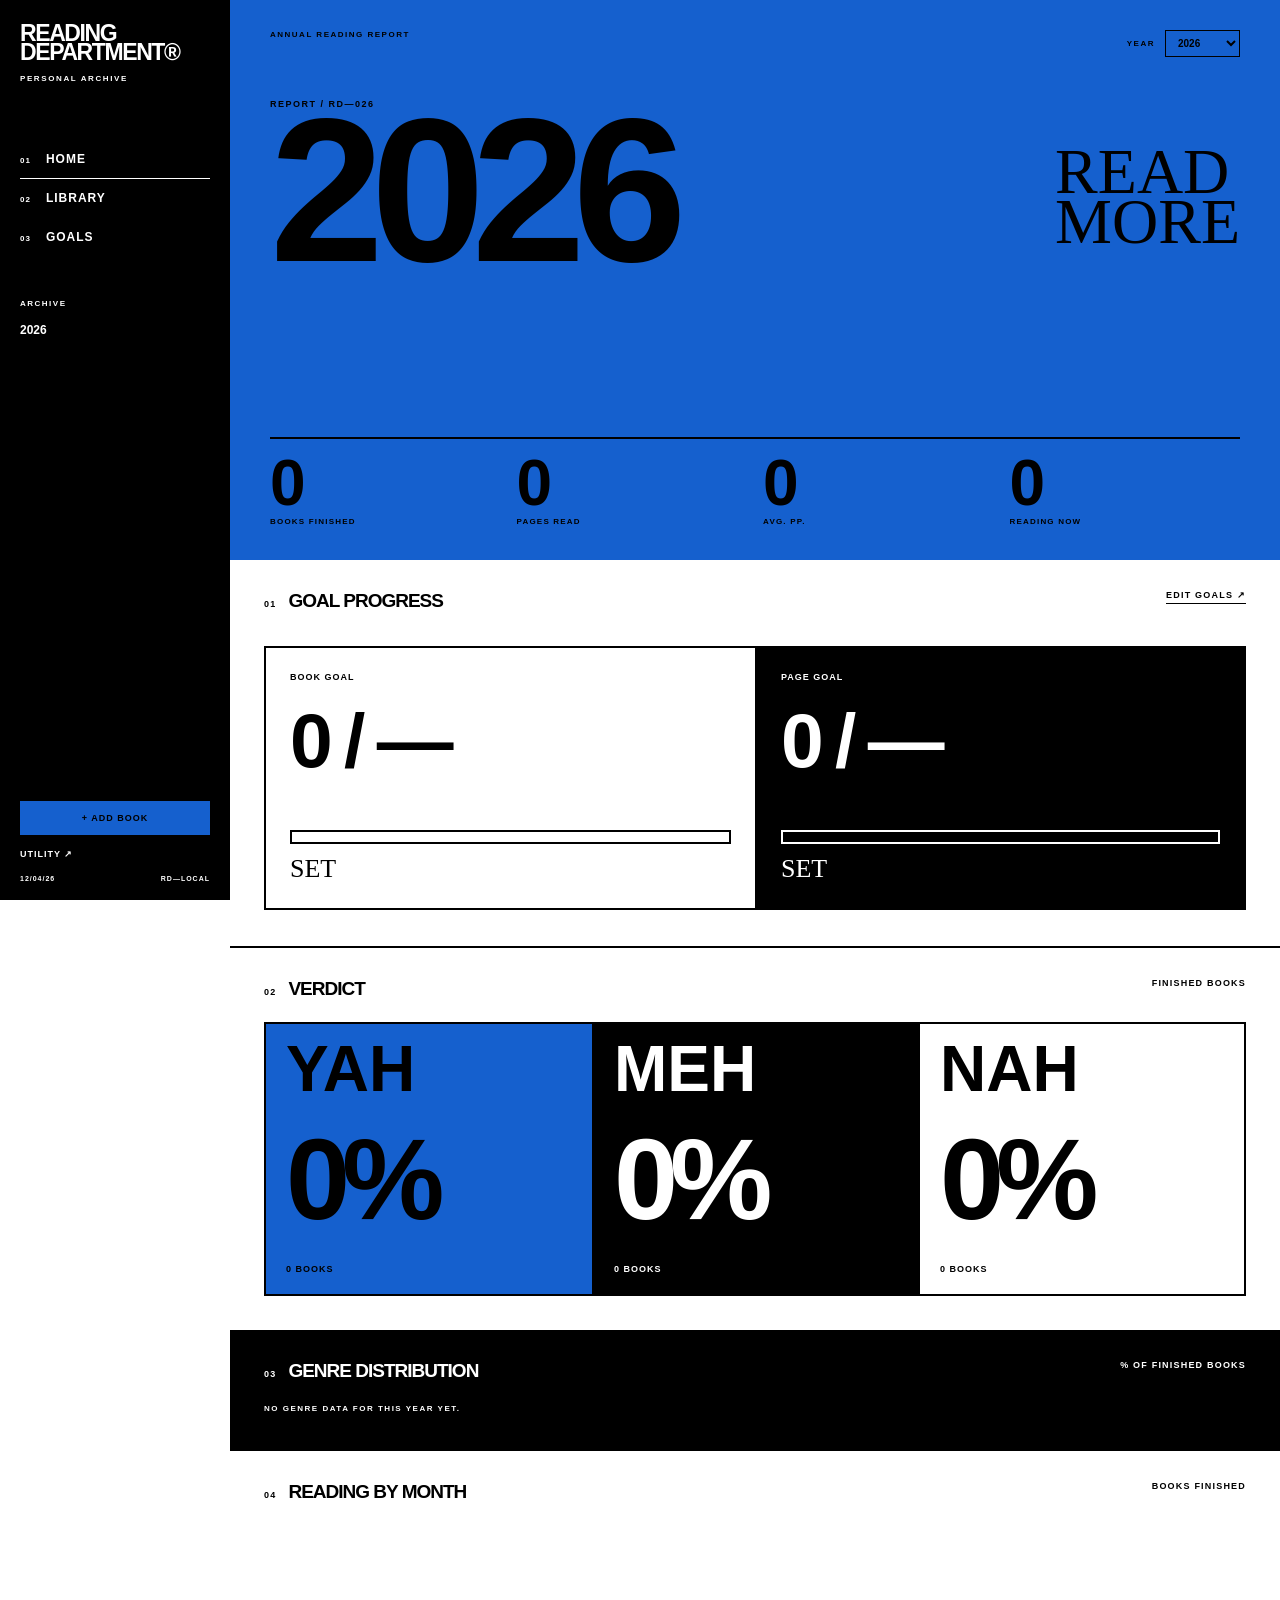
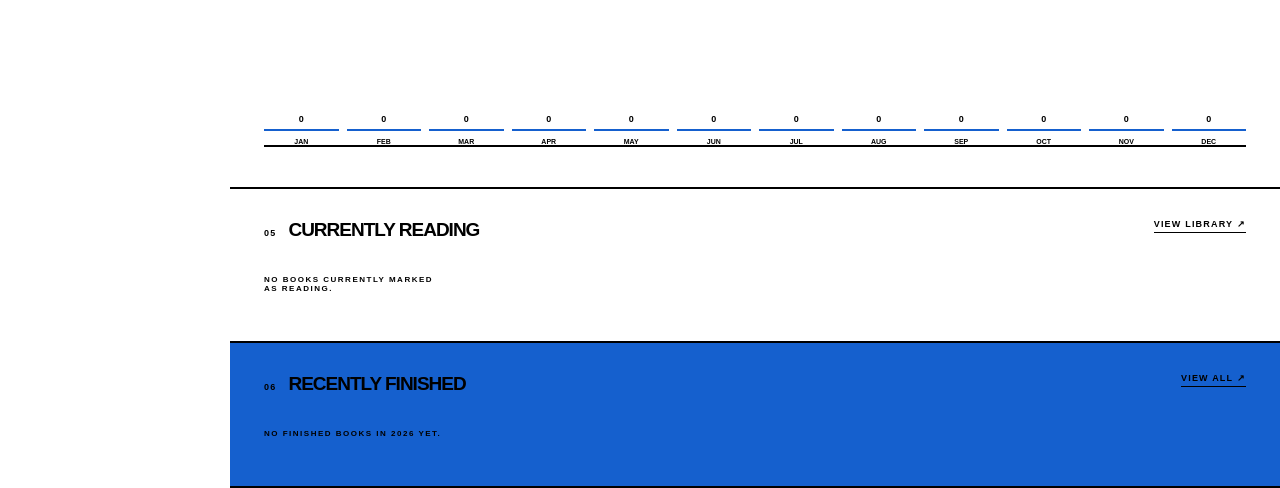
<file: index.html>
<!DOCTYPE html>
<html lang="en">
<head>
  <meta charset="UTF-8">
  <meta name="viewport" content="width=device-width, initial-scale=1.0">
  <title>Reading Department — Dashboard</title>
  <link rel="stylesheet" href="styles.css">
</head>
<body data-page="home">

  <aside class="sidebar">
    <a class="brand" href="index.html" aria-label="Reading Department home">
      <span>READING</span>
      <span>DEPARTMENT&reg;</span>
      <small>PERSONAL ARCHIVE</small>
    </a>

    <nav class="main-nav" aria-label="Primary navigation">
      <a class="nav-link" data-nav="home" href="index.html"><span>01</span> HOME</a>
      <a class="nav-link" data-nav="library" href="library.html"><span>02</span> LIBRARY</a>
      <a class="nav-link" data-nav="goals" href="goals.html"><span>03</span> GOALS</a>
    </nav>

    <div class="sidebar-section">
      <p class="eyebrow">ARCHIVE</p>
      <div id="sidebarYears" class="year-links"></div>
    </div>

    <button class="button button-blue sidebar-add" type="button" data-open-add>+ ADD BOOK</button>
    <button class="utility-link" type="button" data-open-utility>UTILITY ↗</button>

    <div class="sidebar-footer">
      <span id="todayLabel"></span>
      <span>RD—LOCAL</span>
    </div>
  </aside>

  <header class="mobile-header">
    <a class="mobile-brand" href="index.html">RD&reg;</a>
    <button class="button button-blue" type="button" data-open-add>+ BOOK</button>
  </header>

  <nav class="mobile-nav" aria-label="Mobile navigation">
    <a data-nav="home" href="index.html">HOME</a>
    <a data-nav="library" href="library.html">LIBRARY</a>
    <a data-nav="goals" href="goals.html">GOALS</a>
    <button type="button" data-open-utility>UTILITY</button>
  </nav>

  <main class="page-shell">
    <section class="home-hero">
      <div class="hero-utility-row">
        <span>ANNUAL READING REPORT</span>
        <label class="year-select-label">
          <span>YEAR</span>
          <select id="dashboardYear" aria-label="Dashboard year"></select>
        </label>
      </div>

      <div class="hero-main-grid">
        <div>
          <p class="hero-kicker">REPORT / RD—<span id="dashboardYearCode">026</span></p>
          <h1 id="dashboardYearTitle">2026</h1>
        </div>
        <div class="hero-side-mark">READ<br>MORE</div>
      </div>

      <div class="hero-stats">
        <div class="hero-stat"><strong id="statBooks">0</strong><span>BOOKS FINISHED</span></div>
        <div class="hero-stat"><strong id="statPages">0</strong><span>PAGES READ</span></div>
        <div class="hero-stat"><strong id="statAverage">0</strong><span>AVG. PP.</span></div>
        <div class="hero-stat"><strong id="statReading">0</strong><span>READING NOW</span></div>
      </div>
    </section>

    <section class="goal-report section-white">
      <div class="section-topline">
        <div><span>01</span><h2>GOAL PROGRESS</h2></div>
        <a id="editGoalsLink" class="arrow-link" href="goals.html">EDIT GOALS ↗</a>
      </div>

      <div class="goal-report-grid">
        <article class="goal-report-item">
          <div class="goal-report-title">BOOK GOAL</div>
          <div class="goal-report-number" id="bookGoalDisplay">0 / —</div>
          <div class="progress-line"><div id="bookGoalBar"></div></div>
          <div class="goal-report-percent" id="bookGoalPercent">SET</div>
        </article>

        <article class="goal-report-item inverse">
          <div class="goal-report-title">PAGE GOAL</div>
          <div class="goal-report-number" id="pageGoalDisplay">0 / —</div>
          <div class="progress-line"><div id="pageGoalBar"></div></div>
          <div class="goal-report-percent" id="pageGoalPercent">SET</div>
        </article>
      </div>
    </section>

    <section class="verdict-poster">
      <div class="section-topline poster-topline">
        <div><span>02</span><h2>VERDICT</h2></div>
        <span>FINISHED BOOKS</span>
      </div>
      <div id="verdictStats" class="verdict-grid"></div>
    </section>

    <section class="genre-poster">
      <div class="section-topline poster-topline white-line">
        <div><span>03</span><h2>GENRE DISTRIBUTION</h2></div>
        <span>% OF FINISHED BOOKS</span>
      </div>
      <div id="genreStats" class="genre-poster-list"></div>
    </section>

    <section class="month-section section-white">
      <div class="section-topline">
        <div><span>04</span><h2>READING BY MONTH</h2></div>
        <span>BOOKS FINISHED</span>
      </div>
      <div id="monthChart" class="month-chart"></div>
    </section>

    <section class="book-section section-white">
      <div class="section-topline">
        <div><span>05</span><h2>CURRENTLY READING</h2></div>
        <a class="arrow-link" href="library.html?status=reading">VIEW LIBRARY ↗</a>
      </div>
      <div id="currentlyReading" class="book-strip"></div>
    </section>

    <section class="book-section section-blue">
      <div class="section-topline">
        <div><span>06</span><h2>RECENTLY FINISHED</h2></div>
        <a class="arrow-link" href="library.html">VIEW ALL ↗</a>
      </div>
      <div id="recentBooks" class="book-strip"></div>
    </section>
  </main>

  <div id="appLayer"></div>
  <script src="app.js"></script>
</body>
</html>
</file>
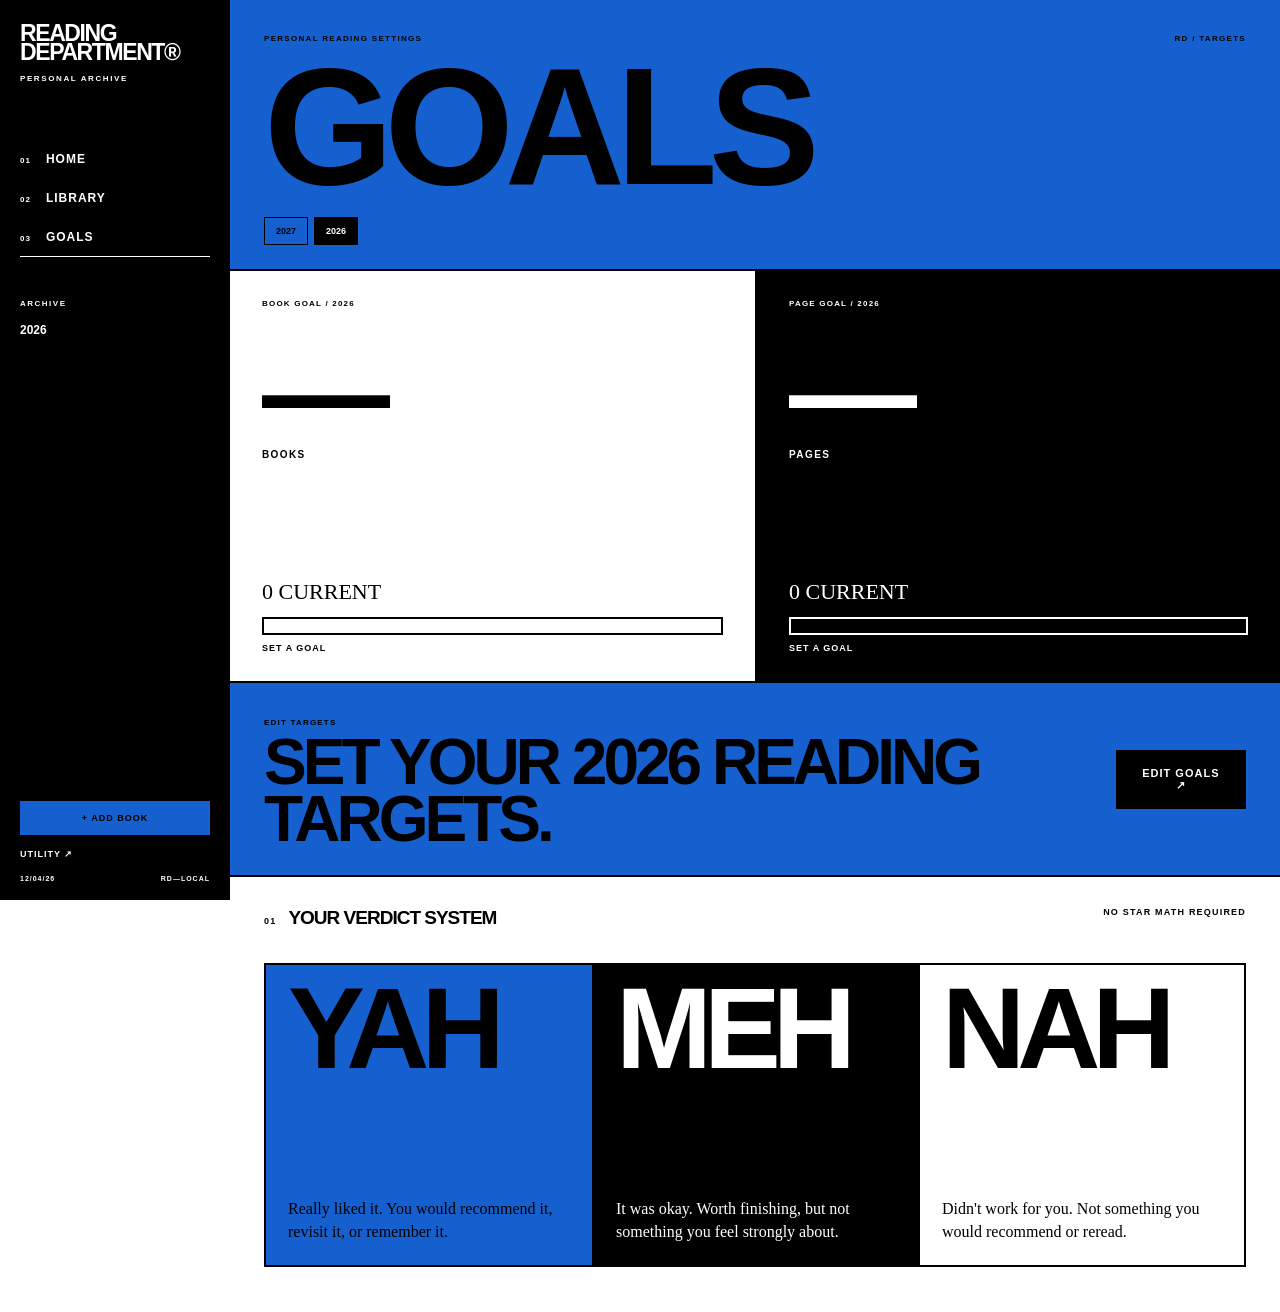
<file: goals.html>
<!DOCTYPE html>
<html lang="en">
<head>
  <meta charset="UTF-8">
  <meta name="viewport" content="width=device-width, initial-scale=1.0">
  <title>Reading Department — Goals</title>
  <link rel="stylesheet" href="styles.css">
</head>
<body data-page="goals">

  <aside class="sidebar">
    <a class="brand" href="index.html" aria-label="Reading Department home">
      <span>READING</span>
      <span>DEPARTMENT&reg;</span>
      <small>PERSONAL ARCHIVE</small>
    </a>

    <nav class="main-nav" aria-label="Primary navigation">
      <a class="nav-link" data-nav="home" href="index.html"><span>01</span> HOME</a>
      <a class="nav-link" data-nav="library" href="library.html"><span>02</span> LIBRARY</a>
      <a class="nav-link" data-nav="goals" href="goals.html"><span>03</span> GOALS</a>
    </nav>

    <div class="sidebar-section">
      <p class="eyebrow">ARCHIVE</p>
      <div id="sidebarYears" class="year-links"></div>
    </div>

    <button class="button button-blue sidebar-add" type="button" data-open-add>+ ADD BOOK</button>
    <button class="utility-link" type="button" data-open-utility>UTILITY ↗</button>

    <div class="sidebar-footer">
      <span id="todayLabel"></span>
      <span>RD—LOCAL</span>
    </div>
  </aside>

  <header class="mobile-header">
    <a class="mobile-brand" href="index.html">RD&reg;</a>
    <button class="button button-blue" type="button" data-open-add>+ BOOK</button>
  </header>

  <nav class="mobile-nav" aria-label="Mobile navigation">
    <a data-nav="home" href="index.html">HOME</a>
    <a data-nav="library" href="library.html">LIBRARY</a>
    <a data-nav="goals" href="goals.html">GOALS</a>
    <button type="button" data-open-utility>UTILITY</button>
  </nav>

  <main class="page-shell">
    <section class="goals-masthead">
      <div class="goals-topline">
        <span>PERSONAL READING SETTINGS</span>
        <span>RD / TARGETS</span>
      </div>

      <h1>GOALS</h1>

      <div id="goalYearTabs" class="year-tabs goals-year-tabs"></div>
    </section>

    <section class="goals-display">
      <article class="goal-poster goal-poster-white">
        <div class="goal-poster-label">
          BOOK GOAL / <span id="goalDisplayYearA">2026</span>
        </div>

        <div class="goal-poster-target">
          <span id="goalTargetBooks">—</span>
          <small>BOOKS</small>
        </div>

        <div class="goal-poster-current">
          <span id="goalCurrentBooks">0</span> CURRENT
        </div>

        <div class="goal-poster-progress">
          <div id="goalBookBar"></div>
        </div>

        <div class="goal-poster-percent" id="goalBookPercent">
          SET A GOAL
        </div>
      </article>

      <article class="goal-poster goal-poster-black">
        <div class="goal-poster-label">
          PAGE GOAL / <span id="goalDisplayYearB">2026</span>
        </div>

        <div class="goal-poster-target">
          <span id="goalTargetPages">—</span>
          <small>PAGES</small>
        </div>

        <div class="goal-poster-current">
          <span id="goalCurrentPages">0</span> CURRENT
        </div>

        <div class="goal-poster-progress">
          <div id="goalPageBar"></div>
        </div>

        <div class="goal-poster-percent" id="goalPagePercent">
          SET A GOAL
        </div>
      </article>
    </section>

    <section class="goal-edit-band">
      <div>
        <span>EDIT TARGETS</span>
        <h2 id="goalEditPrompt">SET YOUR 2026 READING TARGETS.</h2>
      </div>

      <button id="openGoalEditor" class="button button-black large-button" type="button">
        EDIT GOALS ↗
      </button>
    </section>

    <section class="verdict-definition">
      <div class="section-topline">
        <div>
          <span>01</span>
          <h2>YOUR VERDICT SYSTEM</h2>
        </div>

        <span>NO STAR MATH REQUIRED</span>
      </div>

      <div class="verdict-definition-grid">
        <article class="verdict-def yah">
          <strong>YAH</strong>
          <p>Really liked it. You would recommend it, revisit it, or remember it.</p>
        </article>

        <article class="verdict-def meh">
          <strong>MEH</strong>
          <p>It was okay. Worth finishing, but not something you feel strongly about.</p>
        </article>

        <article class="verdict-def nah">
          <strong>NAH</strong>
          <p>Didn't work for you. Not something you would recommend or reread.</p>
        </article>
      </div>
    </section>
  </main>

  <div id="appLayer"></div>
  <script src="app.js"></script>
</body>
</html>
</file>
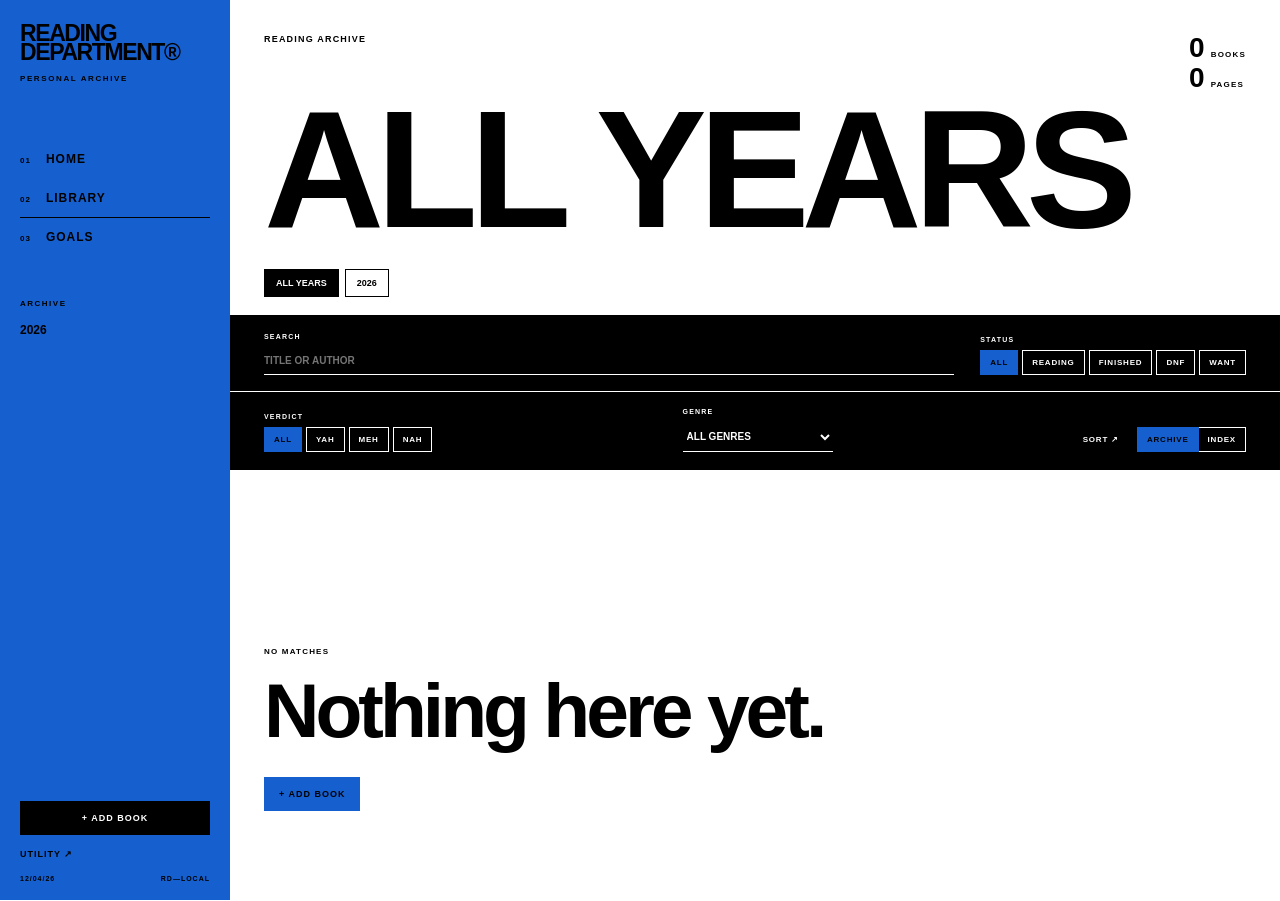
<file: library.html>
<!DOCTYPE html>
<html lang="en">
<head>
  <meta charset="UTF-8">
  <meta name="viewport" content="width=device-width, initial-scale=1.0">
  <title>Reading Department — Library</title>
  <link rel="stylesheet" href="styles.css">
</head>
<body data-page="library">

  <aside class="sidebar sidebar-blue">
    <a class="brand" href="index.html" aria-label="Reading Department home">
      <span>READING</span>
      <span>DEPARTMENT&reg;</span>
      <small>PERSONAL ARCHIVE</small>
    </a>

    <nav class="main-nav" aria-label="Primary navigation">
      <a class="nav-link" data-nav="home" href="index.html"><span>01</span> HOME</a>
      <a class="nav-link" data-nav="library" href="library.html"><span>02</span> LIBRARY</a>
      <a class="nav-link" data-nav="goals" href="goals.html"><span>03</span> GOALS</a>
    </nav>

    <div class="sidebar-section">
      <p class="eyebrow">ARCHIVE</p>
      <div id="sidebarYears" class="year-links"></div>
    </div>

    <button class="button button-black sidebar-add" type="button" data-open-add>+ ADD BOOK</button>
    <button class="utility-link" type="button" data-open-utility>UTILITY ↗</button>

    <div class="sidebar-footer">
      <span id="todayLabel"></span>
      <span>RD—LOCAL</span>
    </div>
  </aside>

  <header class="mobile-header mobile-header-blue">
    <a class="mobile-brand" href="index.html">RD&reg;</a>
    <button class="button button-black" type="button" data-open-add>+ BOOK</button>
  </header>

  <nav class="mobile-nav" aria-label="Mobile navigation">
    <a data-nav="home" href="index.html">HOME</a>
    <a data-nav="library" href="library.html">LIBRARY</a>
    <a data-nav="goals" href="goals.html">GOALS</a>
    <button type="button" data-open-utility>UTILITY</button>
  </nav>

  <main class="page-shell">
    <section class="library-masthead">
      <div class="library-label-row">
        <span>READING ARCHIVE</span>
        <div class="library-summary">
          <strong id="libraryBookCount">0</strong><span>BOOKS</span>
          <strong id="libraryPageCount">0</strong><span>PAGES</span>
        </div>
      </div>

      <h1 id="libraryYearTitle">ALL YEARS</h1>

      <div id="libraryYearTabs" class="year-tabs"></div>
    </section>

    <section class="library-tools">
      <div class="tool-row tool-row-primary">
        <label class="search-box">
          <span>SEARCH</span>
          <input id="librarySearch" type="search" placeholder="TITLE OR AUTHOR">
        </label>

        <div class="filter-button-group" aria-label="Status filter">
          <span>STATUS</span>
          <div>
            <button type="button" class="filter-button active" data-status-filter="all">ALL</button>
            <button type="button" class="filter-button" data-status-filter="reading">READING</button>
            <button type="button" class="filter-button" data-status-filter="finished">FINISHED</button>
            <button type="button" class="filter-button" data-status-filter="dnf">DNF</button>
            <button type="button" class="filter-button" data-status-filter="want-to-read">WANT</button>
          </div>
        </div>
      </div>

      <div class="tool-row tool-row-secondary">
        <div class="filter-button-group" aria-label="Verdict filter">
          <span>VERDICT</span>
          <div>
            <button type="button" class="filter-button active" data-verdict-filter="all">ALL</button>
            <button type="button" class="filter-button" data-verdict-filter="yah">YAH</button>
            <button type="button" class="filter-button" data-verdict-filter="meh">MEH</button>
            <button type="button" class="filter-button" data-verdict-filter="nah">NAH</button>
          </div>
        </div>

        <label class="genre-tool">
          <span>GENRE</span>
          <select id="genreFilter">
            <option value="all">ALL GENRES</option>
          </select>
        </label>

        <div class="library-action-group">
          <button id="sortMenuButton" class="text-button" type="button">SORT ↗</button>

          <div class="view-switch">
            <button id="archiveViewBtn" class="view-button active" type="button">ARCHIVE</button>
            <button id="indexViewBtn" class="view-button" type="button">INDEX</button>
          </div>
        </div>
      </div>

      <div id="sortMenu" class="sort-menu hidden" aria-label="Sort options">
        <button type="button" data-sort="reading-order">01 READING ORDER</button>
        <button type="button" data-sort="finished-desc">02 RECENTLY FINISHED</button>
        <button type="button" data-sort="title-asc">03 TITLE A-Z</button>
        <button type="button" data-sort="author-asc">04 AUTHOR A-Z</button>
        <button type="button" data-sort="pages-desc">05 LONGEST FIRST</button>
        <button type="button" data-sort="added-desc">06 RECENTLY ADDED</button>
      </div>
    </section>

    <section id="libraryArchive" class="library-archive"></section>

    <section id="libraryIndex" class="library-index hidden">
      <div class="index-head">
        <span>N°</span>
        <span>TITLE</span>
        <span>AUTHOR</span>
        <span>GENRE</span>
        <span>PP.</span>
        <span>VERDICT</span>
      </div>

      <div id="libraryIndexRows"></div>
    </section>

    <section id="libraryEmpty" class="empty-state hidden">
      <span>NO MATCHES</span>
      <h2>Nothing here yet.</h2>
      <button class="button button-blue" type="button" data-open-add>+ ADD BOOK</button>
    </section>
  </main>

  <div id="appLayer"></div>
  <script src="app.js"></script>
</body>
</html>
</file>
<file: styles.css>
:root {
  --blue: #1560CE;
  --white: #FFFFFF;
  --black: #000000;

  --sidebar: 230px;

  --sans: Arial, Helvetica, sans-serif;
  --serif: Georgia, "Times New Roman", serif;
}


/* ========================================
   GLOBAL RESET
======================================== */

* {
  box-sizing: border-box;
}

/* IMPORTANT:
   This ensures JavaScript can actually hide
   cover placeholders after an image loads.
*/
[hidden] {
  display: none !important;
}

html {
  scroll-behavior: smooth;
}

body {
  margin: 0;
  min-height: 100vh;

  background: var(--white);
  color: var(--black);

  font-family: var(--sans);
}

button,
input,
select,
textarea {
  font: inherit;
}

a {
  color: inherit;
  text-decoration: none;
}

button {
  border-radius: 0;
}

::selection {
  background: var(--blue);
  color: var(--black);
}


/* ========================================
   SIDEBAR
======================================== */

.sidebar {
  position: fixed;
  inset: 0 auto 0 0;

  width: var(--sidebar);
  height: 100vh;

  padding: 24px 20px 18px;

  background: var(--black);
  color: var(--white);

  display: flex;
  flex-direction: column;

  z-index: 40;
}

.sidebar-blue {
  background: var(--blue);
  color: var(--black);
}

.brand {
  display: flex;
  flex-direction: column;

  font-weight: 900;
  font-size: 23px;

  line-height: 0.82;
  letter-spacing: -1.4px;
}

.brand small {
  margin-top: 14px;

  font-size: 8px;
  font-weight: 700;

  letter-spacing: 1.6px;
}

.main-nav {
  margin-top: 58px;
  display: grid;
}

.nav-link {
  display: flex;

  gap: 15px;
  align-items: baseline;

  padding: 12px 0;

  border-bottom: 1px solid transparent;

  font-size: 12px;
  font-weight: 700;

  letter-spacing: 1px;
}

.nav-link span {
  font-size: 8px;
}

.nav-link:hover,
.nav-link.active {
  border-bottom-color: currentColor;
}

.sidebar-section {
  margin-top: 42px;
}

.eyebrow {
  margin: 0;

  font-size: 8px;
  font-weight: 700;

  letter-spacing: 1.5px;
}

.year-links {
  display: grid;
  margin-top: 10px;
}

.year-links a {
  padding: 5px 0;

  font-size: 12px;
  font-weight: 700;
}

.sidebar-add {
  margin-top: auto;
}

.utility-link {
  margin-top: 14px;

  padding: 0;

  border: 0;

  background: transparent;
  color: inherit;

  text-align: left;

  font-size: 9px;
  font-weight: 700;

  letter-spacing: 1px;

  cursor: pointer;
}

.sidebar-footer {
  margin-top: 16px;

  display: flex;
  justify-content: space-between;

  font-size: 7px;
  font-weight: 700;

  letter-spacing: 1px;
}


/* ========================================
   MOBILE NAVIGATION
======================================== */

.mobile-header,
.mobile-nav {
  display: none;
}


/* ========================================
   PAGE BASICS
======================================== */

.page-shell {
  margin-left: var(--sidebar);
  min-height: 100vh;
}

.section-white {
  background: var(--white);
  color: var(--black);
}

.section-blue {
  background: var(--blue);
  color: var(--black);
}

.section-topline {
  display: flex;

  align-items: flex-start;
  justify-content: space-between;

  gap: 24px;

  margin-bottom: 34px;

  font-size: 9px;
  font-weight: 700;

  letter-spacing: 1.2px;
}

.section-topline > div {
  display: flex;

  align-items: baseline;

  gap: 12px;
}

.section-topline h2 {
  margin: 0;

  font-size: 19px;

  letter-spacing: -1px;
}

.arrow-link {
  border-bottom: 1px solid currentColor;

  padding-bottom: 3px;
}


/* ========================================
   BUTTONS
======================================== */

.button {
  border: 1px solid var(--black);

  background: var(--white);
  color: var(--black);

  padding: 11px 14px;

  font-size: 9px;
  font-weight: 900;

  letter-spacing: 1px;

  cursor: pointer;

  text-transform: uppercase;
}

.button:hover {
  background: var(--black);
  color: var(--white);
}

.button-blue {
  background: var(--blue);
  color: var(--black);

  border-color: var(--blue);
}

.button-blue:hover {
  background: var(--white);
  color: var(--black);

  border-color: var(--white);
}

.button-black {
  background: var(--black);
  color: var(--white);

  border-color: var(--black);
}

.button-black:hover {
  background: var(--white);
  color: var(--black);

  border-color: var(--black);
}

.large-button {
  padding: 16px 20px;

  font-size: 11px;
}


/* ========================================
   HOME HERO
======================================== */

.home-hero {
  min-height: 560px;

  padding: 30px 40px 34px;

  background: var(--blue);
  color: var(--black);

  display: flex;
  flex-direction: column;
}

.hero-utility-row {
  display: flex;

  justify-content: space-between;

  gap: 20px;

  font-size: 8px;
  font-weight: 900;

  letter-spacing: 1.5px;
}

.year-select-label {
  display: flex;

  align-items: center;

  gap: 10px;
}

.year-select-label select {
  border: 1px solid var(--black);

  background: var(--blue);
  color: var(--black);

  padding: 6px 22px 6px 8px;

  font-size: 10px;
  font-weight: 900;
}

.hero-main-grid {
  display: grid;

  grid-template-columns: 1fr auto;

  align-items: end;

  gap: 20px;

  margin-top: 42px;
}

.hero-kicker {
  margin: 0 0 8px;

  font-size: 9px;
  font-weight: 900;

  letter-spacing: 1.5px;
}

.home-hero h1 {
  margin: 0;

  font-size: clamp(118px, 16vw, 260px);

  line-height: 0.72;

  letter-spacing: -13px;

  font-weight: 900;
}

.hero-side-mark {
  align-self: stretch;

  display: flex;

  align-items: flex-end;

  padding-bottom: 18px;

  font-family: var(--serif);

  font-size: clamp(36px, 5vw, 78px);

  line-height: 0.78;
}

.hero-stats {
  margin-top: auto;

  padding-top: 18px;

  border-top: 2px solid var(--black);

  display: grid;

  grid-template-columns: repeat(4, 1fr);

  gap: 16px;
}

.hero-stat strong {
  display: block;

  font-size: clamp(42px, 5vw, 80px);

  line-height: 0.82;

  letter-spacing: -4px;
}

.hero-stat span {
  display: block;

  margin-top: 8px;

  font-size: 8px;
  font-weight: 900;

  letter-spacing: 1.2px;
}


/* ========================================
   GOAL REPORT
======================================== */

.goal-report {
  padding: 30px 34px 36px;

  border-bottom: 2px solid var(--black);
}

.goal-report-grid {
  display: grid;

  grid-template-columns: 1fr 1fr;

  border: 2px solid var(--black);
}

.goal-report-item {
  min-height: 260px;

  padding: 24px;

  display: flex;
  flex-direction: column;
}

.goal-report-item + .goal-report-item {
  border-left: 2px solid var(--black);
}

.goal-report-item.inverse {
  background: var(--black);
  color: var(--white);
}

.goal-report-title {
  font-size: 9px;
  font-weight: 900;

  letter-spacing: 1px;
}

.goal-report-number {
  margin-top: 26px;

  font-size: clamp(50px, 6vw, 92px);

  font-weight: 900;

  line-height: 0.84;

  letter-spacing: -5px;
}

.progress-line {
  margin-top: auto;

  height: 14px;

  border: 2px solid currentColor;
}

.progress-line > div {
  height: 100%;

  width: 0;

  background: var(--blue);
}

.goal-report-percent {
  margin-top: 10px;

  font-family: var(--serif);

  font-size: 26px;
}


/* ========================================
   VERDICT
======================================== */

.verdict-poster {
  background: var(--white);
  color: var(--black);

  padding: 30px 34px 34px;
}

.poster-topline {
  margin-bottom: 22px;
}

.verdict-grid {
  display: grid;

  grid-template-columns: repeat(3, 1fr);

  border: 2px solid var(--black);
}

.verdict-stat {
  min-height: 270px;

  padding: 20px;

  display: flex;
  flex-direction: column;

  justify-content: space-between;
}

.verdict-stat + .verdict-stat {
  border-left: 2px solid var(--black);
}

.verdict-stat.yah {
  background: var(--blue);
  color: var(--black);
}

.verdict-stat.meh {
  background: var(--black);
  color: var(--white);
}

.verdict-stat.nah {
  background: var(--white);
  color: var(--black);
}

.verdict-stat strong {
  font-size: clamp(76px, 9vw, 150px);

  line-height: 0.72;

  letter-spacing: -8px;
}

.verdict-stat .verdict-label {
  font-size: clamp(42px, 5vw, 76px);

  font-weight: 900;

  line-height: 0.8;
}

.verdict-stat .verdict-count {
  font-size: 9px;
  font-weight: 900;

  letter-spacing: 1px;
}


/* ========================================
   GENRE
======================================== */

.genre-poster {
  background: var(--black);
  color: var(--white);

  padding: 30px 34px 38px;
}

.white-line {
  color: var(--white);
}

.genre-poster-list {
  display: grid;
}

.genre-poster-row {
  display: grid;

  grid-template-columns: 55px 1fr 110px;

  align-items: end;

  gap: 18px;

  padding: 14px 0 10px;

  border-top: 1px solid var(--white);
}

.genre-poster-row:last-child {
  border-bottom: 1px solid var(--white);
}

.genre-rank {
  font-size: 9px;
  font-weight: 900;
}

.genre-name {
  font-weight: 900;

  line-height: 0.78;

  letter-spacing: -4px;

  text-transform: uppercase;
}

.genre-percent {
  color: var(--blue);

  font-family: var(--serif);

  font-size: 30px;

  text-align: right;
}


/* ========================================
   MONTH CHART
======================================== */

.month-section {
  padding: 30px 34px 40px;

  border-bottom: 2px solid var(--black);
}

.month-chart {
  min-height: 210px;

  display: grid;

  grid-template-columns: repeat(12, 1fr);

  gap: 8px;

  align-items: end;

  border-bottom: 2px solid var(--black);
}

.month-item {
  height: 180px;

  display: flex;
  flex-direction: column;

  justify-content: flex-end;
}

.month-value {
  font-size: 9px;
  font-weight: 900;

  text-align: center;

  margin-bottom: 5px;
}

.month-bar {
  background: var(--blue);

  min-height: 2px;
}

.month-label {
  margin-top: 7px;

  text-align: center;

  font-size: 7px;
  font-weight: 900;
}


/* ========================================
   BOOK STRIPS
======================================== */

.book-section {
  padding: 30px 34px 48px;

  border-bottom: 2px solid var(--black);
}

.book-strip {
  display: grid;

  grid-template-columns: repeat(5, minmax(0, 1fr));

  gap: 18px;
}

.book-card {
  display: block;

  min-width: 0;
}

.book-cover-wrap {
  aspect-ratio: 2 / 3;

  position: relative;

  background: var(--white);

  border: 2px solid var(--black);

  overflow: hidden;
}

.section-blue .book-cover-wrap {
  background: var(--blue);
}

.book-cover {
  position: relative;

  width: 100%;
  height: 100%;

  object-fit: cover;

  display: block;

  z-index: 2;
}

.cover-placeholder {
  position: absolute;

  inset: 0;

  width: 100%;
  height: 100%;

  display: grid;
  place-items: center;

  padding: 14px;

  background: var(--blue);
  color: var(--black);

  font-size: 10px;
  font-weight: 900;

  text-align: center;

  z-index: 1;
}

.book-card-number {
  display: block;

  margin-top: 8px;

  font-size: 8px;
  font-weight: 900;

  letter-spacing: 1px;
}

.book-card h3 {
  margin: 4px 0 1px;

  font-size: 13px;

  line-height: 1;

  text-transform: uppercase;
}

.book-card p {
  margin: 0;

  font-family: var(--serif);

  font-size: 13px;
}

.book-card:hover .book-cover-wrap {
  outline: 4px solid var(--blue);

  outline-offset: 3px;
}

.section-blue .book-card:hover .book-cover-wrap {
  outline-color: var(--black);
}


/* ========================================
   LIBRARY
======================================== */

.library-masthead {
  padding: 34px 34px 18px;

  background: var(--white);

  border-bottom: 2px solid var(--black);
}

.library-label-row {
  display: flex;

  justify-content: space-between;

  gap: 30px;

  align-items: start;

  font-size: 9px;
  font-weight: 900;

  letter-spacing: 1.2px;
}

.library-summary {
  display: grid;

  grid-template-columns: auto auto;

  gap: 2px 8px;

  align-items: baseline;
}

.library-summary strong {
  font-size: 28px;

  line-height: 1;

  letter-spacing: -2px;
}

.library-summary span {
  font-size: 8px;
}

.library-masthead h1 {
  margin: 6px 0 0;

  font-size: clamp(92px, 13vw, 205px);

  line-height: 0.72;

  letter-spacing: -10px;

  font-weight: 900;
}

.year-tabs {
  display: flex;

  gap: 6px;

  flex-wrap: wrap;

  margin-top: 28px;
}

.year-tab {
  border: 1px solid var(--black);

  background: var(--white);
  color: var(--black);

  padding: 8px 11px;

  font-size: 9px;
  font-weight: 900;

  cursor: pointer;
}

.year-tab:hover,
.year-tab.active {
  background: var(--black);
  color: var(--white);
}

.goals-year-tabs .year-tab {
  background: var(--blue);
}

.goals-year-tabs .year-tab.active,
.goals-year-tabs .year-tab:hover {
  background: var(--black);
  color: var(--white);
}


/* ========================================
   LIBRARY TOOLS
======================================== */

.library-tools {
  position: relative;

  background: var(--black);
  color: var(--white);

  border-bottom: 2px solid var(--black);
}

.tool-row {
  padding: 16px 34px;

  display: flex;

  gap: 26px;

  align-items: end;
  justify-content: space-between;
}

.tool-row + .tool-row {
  border-top: 1px solid var(--white);
}

.tool-row-primary .search-box {
  flex: 1;
}

.search-box,
.genre-tool,
.filter-button-group {
  display: grid;

  gap: 7px;
}

.search-box > span,
.genre-tool > span,
.filter-button-group > span {
  font-size: 7px;
  font-weight: 900;

  letter-spacing: 1.2px;
}

.search-box input,
.genre-tool select {
  width: 100%;

  border: 0;
  border-bottom: 1px solid var(--white);

  background: var(--black);
  color: var(--white);

  padding: 8px 0;

  outline: none;

  font-size: 10px;
  font-weight: 900;

  text-transform: uppercase;
}

.genre-tool select {
  min-width: 150px;
}

.filter-button-group > div {
  display: flex;

  gap: 4px;

  flex-wrap: wrap;
}

.filter-button,
.view-button,
.text-button {
  border: 1px solid var(--white);

  background: var(--black);
  color: var(--white);

  padding: 7px 9px;

  font-size: 8px;
  font-weight: 900;

  letter-spacing: 0.8px;

  cursor: pointer;
}

.filter-button.active,
.filter-button:hover,
.view-button.active,
.view-button:hover {
  background: var(--blue);
  color: var(--black);

  border-color: var(--blue);
}

.text-button {
  border: 0;

  padding: 8px 0;
}

.text-button:hover {
  color: var(--blue);
}

.library-action-group {
  display: flex;

  align-items: end;

  gap: 18px;
}

.view-switch {
  display: flex;
}

.view-button + .view-button {
  border-left: 0;
}

.sort-menu {
  position: absolute;

  right: 34px;
  top: 100%;

  z-index: 20;

  width: min(320px, calc(100vw - 40px));

  background: var(--black);

  border: 2px solid var(--white);
}

.sort-menu button {
  width: 100%;

  display: block;

  border: 0;
  border-bottom: 1px solid var(--white);

  background: var(--black);
  color: var(--white);

  padding: 13px 14px;

  text-align: left;

  font-size: 9px;
  font-weight: 900;

  cursor: pointer;
}

.sort-menu button:last-child {
  border-bottom: 0;
}

.sort-menu button:hover,
.sort-menu button.active {
  background: var(--blue);
  color: var(--black);
}


/* ========================================
   ASYMMETRIC LIBRARY ARCHIVE
======================================== */

.library-archive {
  padding: 0 34px 70px;
}

.archive-year-section {
  padding-top: 42px;
}

.archive-year-header {
  display: grid;

  grid-template-columns: 1fr auto;

  align-items: end;

  gap: 20px;

  border-bottom: 2px solid var(--black);

  margin-bottom: 28px;
}

.archive-year-header h2 {
  margin: 0;

  font-size: clamp(86px, 13vw, 210px);

  line-height: 0.68;

  letter-spacing: -11px;

  color: var(--blue);
}

.archive-year-meta {
  padding-bottom: 10px;

  font-size: 8px;
  font-weight: 900;

  letter-spacing: 1px;

  text-align: right;
}

.archive-grid {
  display: grid;

  grid-template-columns: repeat(12, 1fr);

  gap: 34px 14px;

  align-items: start;
}

.archive-book {
  min-width: 0;
}

.archive-book:nth-child(6n + 1) {
  grid-column: 1 / span 4;
}

.archive-book:nth-child(6n + 2) {
  grid-column: 5 / span 4;

  margin-top: 70px;
}

.archive-book:nth-child(6n + 3) {
  grid-column: 9 / span 4;
}

.archive-book:nth-child(6n + 4) {
  grid-column: 5 / span 5;

  margin-top: 30px;
}

.archive-book:nth-child(6n + 5) {
  grid-column: 1 / span 4;

  margin-top: 90px;
}

.archive-book:nth-child(6n + 6) {
  grid-column: 8 / span 5;
}

.archive-cover {
  position: relative;

  aspect-ratio: 2 / 3;

  border: 2px solid var(--black);

  overflow: hidden;

  background: var(--blue);
}

.archive-cover .book-cover {
  position: absolute;

  inset: 0;

  width: 100%;
  height: 100%;

  object-fit: cover;

  z-index: 2;
}

.archive-cover .cover-placeholder {
  position: absolute;

  inset: 0;

  z-index: 1;
}

.archive-meta {
  display: grid;

  grid-template-columns: auto 1fr auto;

  gap: 8px;

  align-items: start;

  padding-top: 8px;
}

.archive-number {
  font-size: 9px;
  font-weight: 900;
}

.archive-copy h3 {
  margin: 0;

  font-size: clamp(16px, 2vw, 26px);

  line-height: 0.92;

  text-transform: uppercase;
}

.archive-copy p {
  margin: 3px 0 0;

  font-family: var(--serif);

  font-size: 14px;
}

.archive-book-data {
  text-align: right;

  font-size: 7px;
  font-weight: 900;

  line-height: 1.4;
}


/* ========================================
   LIBRARY INDEX
======================================== */

.library-index {
  padding: 18px 34px 70px;
}

.index-head,
.index-row {
  display: grid;

  grid-template-columns:
    60px
    minmax(180px, 2fr)
    minmax(140px, 1.4fr)
    minmax(120px, 1fr)
    70px
    80px;

  gap: 10px;

  align-items: center;
}

.index-head {
  padding: 9px 0;

  background: var(--black);
  color: var(--white);

  font-size: 8px;
  font-weight: 900;
}

.index-head span {
  padding-left: 8px;
}

.index-row {
  border-bottom: 1px solid var(--black);

  padding: 13px 0;

  font-size: 11px;
}

.index-row:hover {
  background: var(--blue);
}

.index-row .title {
  font-weight: 900;

  text-transform: uppercase;
}

.index-row .author {
  font-family: var(--serif);
}

.index-row .verdict {
  font-weight: 900;
}

.empty-state {
  padding: 90px 34px;
}

.empty-state span {
  font-size: 8px;
  font-weight: 900;

  letter-spacing: 1.2px;
}

.empty-state h2 {
  margin: 8px 0 22px;

  font-size: clamp(42px, 6vw, 80px);

  letter-spacing: -4px;
}

.hidden {
  display: none !important;
}


/* ========================================
   GOALS
======================================== */

.goals-masthead {
  background: var(--blue);
  color: var(--black);

  padding: 34px 34px 24px;

  border-bottom: 2px solid var(--black);
}

.goals-topline {
  display: flex;

  justify-content: space-between;

  font-size: 8px;
  font-weight: 900;

  letter-spacing: 1.3px;
}

.goals-masthead h1 {
  margin: 20px 0 0;

  font-size: clamp(112px, 16vw, 250px);

  line-height: 0.68;

  letter-spacing: -13px;
}

.goals-display {
  display: grid;

  grid-template-columns: 1fr 1fr;

  border-bottom: 2px solid var(--black);
}

.goal-poster {
  min-height: 520px;

  padding: 28px 32px;

  display: flex;
  flex-direction: column;
}

.goal-poster + .goal-poster {
  border-left: 2px solid var(--black);
}

.goal-poster-white {
  background: var(--white);
  color: var(--black);
}

.goal-poster-black {
  background: var(--black);
  color: var(--white);
}

.goal-poster-label {
  font-size: 8px;
  font-weight: 900;

  letter-spacing: 1.2px;
}

.goal-poster-target {
  margin-top: 50px;
}

.goal-poster-target > span {
  display: block;

  font-size: clamp(100px, 13vw, 210px);

  font-weight: 900;

  line-height: 0.68;

  letter-spacing: -12px;

  overflow-wrap: anywhere;
}

.goal-poster-target small {
  display: block;

  margin-top: 10px;

  font-size: 10px;
  font-weight: 900;

  letter-spacing: 1.4px;
}

.goal-poster-current {
  margin-top: auto;

  font-family: var(--serif);

  font-size: 22px;
}

.goal-poster-progress {
  height: 18px;

  border: 2px solid currentColor;

  margin-top: 10px;
}

.goal-poster-progress > div {
  height: 100%;

  width: 0;

  background: var(--blue);
}

.goal-poster-percent {
  margin-top: 8px;

  font-size: 9px;
  font-weight: 900;

  letter-spacing: 1px;
}

.goal-edit-band {
  background: var(--blue);
  color: var(--black);

  padding: 28px 34px;

  display: flex;

  justify-content: space-between;

  gap: 30px;

  align-items: center;

  border-bottom: 2px solid var(--black);
}

.goal-edit-band span {
  font-size: 8px;
  font-weight: 900;

  letter-spacing: 1.2px;
}

.goal-edit-band h2 {
  margin: 5px 0 0;

  max-width: 850px;

  font-size: clamp(32px, 5vw, 70px);

  line-height: 0.88;

  letter-spacing: -4px;
}


/* ========================================
   VERDICT DEFINITIONS
======================================== */

.verdict-definition {
  padding: 30px 34px 45px;
}

.verdict-definition-grid {
  display: grid;

  grid-template-columns: repeat(3, 1fr);

  border: 2px solid var(--black);
}

.verdict-def {
  min-height: 300px;

  padding: 22px;

  display: flex;
  flex-direction: column;

  justify-content: space-between;
}

.verdict-def + .verdict-def {
  border-left: 2px solid var(--black);
}

.verdict-def.yah {
  background: var(--blue);
}

.verdict-def.meh {
  background: var(--black);
  color: var(--white);
}

.verdict-def.nah {
  background: var(--white);
}

.verdict-def strong {
  font-size: clamp(72px, 9vw, 150px);

  line-height: 0.72;

  letter-spacing: -8px;
}

.verdict-def p {
  margin: 30px 0 0;

  max-width: 320px;

  font-family: var(--serif);

  font-size: 16px;

  line-height: 1.4;
}


/* ========================================
   BOOK DETAIL
======================================== */

.book-detail-top {
  min-height: 700px;

  display: grid;

  grid-template-columns:
    minmax(260px, 0.65fr)
    1.35fr;

  background: var(--black);
  color: var(--white);
}

.book-detail-cover-column {
  padding: 44px 20px 44px 34px;

  display: flex;

  align-items: center;
}

.book-detail-cover {
  position: relative;

  width: min(100%, 390px);

  aspect-ratio: 2 / 3;

  border: 2px solid var(--white);

  overflow: hidden;

  background: var(--blue);
}

.book-detail-cover .book-cover {
  position: absolute;

  inset: 0;

  width: 100%;
  height: 100%;

  object-fit: cover;

  z-index: 2;
}

.book-detail-cover .cover-placeholder {
  position: absolute;

  inset: 0;

  z-index: 1;
}

.book-detail-info {
  padding: 40px 34px 34px 24px;

  display: flex;
  flex-direction: column;
}

.book-code {
  font-size: 8px;
  font-weight: 900;

  letter-spacing: 1.4px;

  color: var(--blue);
}

.book-detail-title {
  margin: auto 0 8px;

  font-size: clamp(60px, 8.6vw, 145px);

  line-height: 0.74;

  letter-spacing: -8px;

  text-transform: uppercase;

  overflow-wrap: anywhere;
}

.book-detail-author {
  margin: 10px 0 30px;

  font-family: var(--serif);

  font-size: clamp(24px, 3vw, 44px);
}

.book-detail-meta {
  display: grid;

  grid-template-columns: repeat(3, 1fr);

  border-top: 2px solid var(--white);
}

.book-detail-meta div {
  padding: 12px 10px 4px 0;
}

.book-detail-meta strong {
  display: block;

  font-size: 18px;

  color: var(--blue);
}

.book-detail-meta span {
  display: block;

  margin-top: 3px;

  font-size: 7px;
  font-weight: 900;

  letter-spacing: 1px;
}

.book-detail-actions {
  display: flex;

  gap: 8px;

  margin-top: 24px;
}

.book-detail-actions .button {
  border-color: var(--white);
}

.book-detail-body {
  display: grid;

  grid-template-columns: 1fr 1fr;
}

.book-detail-section {
  padding: 32px 34px;

  border-bottom: 2px solid var(--black);
}

.book-detail-section:nth-child(odd) {
  border-right: 2px solid var(--black);
}

.book-detail-section h2 {
  margin: 0 0 22px;

  font-size: 18px;
}

.metadata-list {
  display: grid;
}

.metadata-row {
  display: grid;

  grid-template-columns: 150px 1fr;

  padding: 10px 0;

  border-top: 1px solid var(--black);
}

.metadata-row:last-child {
  border-bottom: 1px solid var(--black);
}

.metadata-row span {
  font-size: 8px;
  font-weight: 900;

  letter-spacing: 1px;
}

.metadata-row strong {
  font-family: var(--serif);

  font-weight: 400;
}

.book-notes {
  white-space: pre-wrap;

  font-family: var(--serif);

  font-size: 17px;

  line-height: 1.55;
}


/* ========================================
   MODALS
======================================== */

.modal-backdrop {
  position: fixed;

  inset: 0;

  z-index: 100;

  background: var(--black);

  display: flex;

  justify-content: flex-end;
}

.modal-panel {
  width: min(650px, 100%);

  height: 100%;

  overflow-y: auto;

  background: var(--white);
  color: var(--black);

  border-left: 4px solid var(--blue);
}

.modal-header {
  position: sticky;

  top: 0;

  z-index: 2;

  background: var(--blue);
  color: var(--black);

  padding: 18px 22px;

  display: flex;

  justify-content: space-between;
  align-items: baseline;

  border-bottom: 2px solid var(--black);
}

.modal-header h2 {
  margin: 0;

  font-size: 36px;

  line-height: 0.86;

  letter-spacing: -2px;
}

.icon-button {
  border: 0;

  background: transparent;
  color: var(--black);

  font-size: 28px;

  cursor: pointer;
}

.book-form,
.goal-form,
.utility-body {
  padding: 22px;
}

.book-form {
  display: grid;

  gap: 22px;
}

.form-grid {
  display: grid;

  grid-template-columns: 1fr 1fr;

  gap: 18px;
}

.form-field {
  display: grid;

  gap: 6px;
}

.form-field.full {
  grid-column: 1 / -1;
}

.form-field > span,
.cover-upload-label,
.goal-form label > span {
  font-size: 8px;
  font-weight: 900;

  letter-spacing: 1.1px;
}

.form-field input,
.form-field select,
.form-field textarea,
.goal-form input {
  width: 100%;

  border: 0;
  border-bottom: 2px solid var(--black);

  background: var(--white);
  color: var(--black);

  padding: 9px 0;

  outline: none;
}

.form-field textarea {
  min-height: 110px;

  resize: vertical;
}


/* ========================================
   COVER UPLOAD
======================================== */

.cover-upload-area {
  display: grid;

  grid-template-columns: 170px 1fr;

  gap: 20px;

  align-items: start;
}

.cover-preview {
  position: relative;

  width: 170px;

  aspect-ratio: 2 / 3;

  background: var(--blue);

  border: 2px solid var(--black);

  overflow: hidden;

  display: grid;

  place-items: center;
}

.cover-preview img {
  width: 100%;
  height: 100%;

  object-fit: cover;
}

.cover-controls {
  display: grid;

  gap: 9px;
}

.cover-controls p {
  margin: 0;

  font-family: var(--serif);

  font-size: 13px;

  line-height: 1.4;
}

.drop-zone {
  border: 2px dashed var(--black);

  padding: 16px;

  background: var(--white);

  cursor: pointer;
}

.drop-zone.dragging {
  background: var(--blue);
}

.cover-file-input {
  display: none;
}


/* ========================================
   VERDICT PICKER
======================================== */

.verdict-picker {
  display: grid;

  grid-template-columns: repeat(4, 1fr);

  gap: 6px;
}

.verdict-option input {
  display: none;
}

.verdict-option span {
  display: block;

  border: 2px solid var(--black);

  padding: 12px 5px;

  text-align: center;

  font-size: 9px;
  font-weight: 900;

  cursor: pointer;
}

.verdict-option input:checked + span {
  background: var(--blue);
}

.checkbox-field {
  display: flex;

  align-items: center;

  gap: 9px;

  font-size: 10px;
  font-weight: 900;
}

.form-actions {
  display: flex;

  justify-content: flex-end;

  gap: 8px;
}


/* ========================================
   GOAL EDITOR
======================================== */

.goal-form {
  display: grid;

  gap: 24px;
}

.goal-form label {
  display: grid;

  gap: 7px;
}

.goal-form input {
  font-size: 34px;
  font-weight: 900;
}


/* ========================================
   UTILITY
======================================== */

.utility-body h3 {
  margin: 0 0 8px;

  font-size: 54px;

  letter-spacing: -3px;

  line-height: 0.8;
}

.utility-body p {
  max-width: 500px;

  font-family: var(--serif);

  line-height: 1.5;
}

.utility-actions {
  display: grid;

  gap: 8px;

  margin-top: 26px;
}

.file-button input {
  display: none;
}

.utility-note {
  margin-top: 28px;

  border-top: 2px solid var(--black);

  padding-top: 12px;

  font-size: 9px;
  font-weight: 900;
}

.save-status {
  min-height: 20px;

  margin-top: 12px;

  font-size: 9px;
  font-weight: 900;
}


/* ========================================
   TOAST
======================================== */

.toast {
  position: fixed;

  left: calc(var(--sidebar) + 20px);
  bottom: 20px;

  z-index: 150;

  background: var(--blue);
  color: var(--black);

  border: 2px solid var(--black);

  padding: 12px 15px;

  font-size: 9px;
  font-weight: 900;

  letter-spacing: 1px;
}


/* ========================================
   TABLET
======================================== */

@media (max-width: 1100px) {

  .book-strip {
    grid-template-columns: repeat(4, minmax(0, 1fr));
  }

  .book-strip .book-card:nth-child(n+5) {
    display: none;
  }

  .tool-row {
    align-items: stretch;

    flex-direction: column;
  }

  .tool-row-primary .search-box {
    width: 100%;
  }

  .library-action-group {
    justify-content: space-between;
  }

}


/* ========================================
   MOBILE
======================================== */

@media (max-width: 820px) {

  :root {
    --sidebar: 0px;
  }

  .sidebar {
    display: none;
  }

  .page-shell {
    margin-left: 0;

    padding-bottom: 62px;
  }

  .mobile-header {
    display: flex;

    position: sticky;

    top: 0;

    z-index: 50;

    height: 56px;

    padding: 8px 12px;

    align-items: center;
    justify-content: space-between;

    background: var(--black);
    color: var(--white);

    border-bottom: 2px solid var(--white);
  }

  .mobile-header-blue {
    background: var(--blue);
    color: var(--black);

    border-bottom-color: var(--black);
  }

  .mobile-brand {
    font-size: 20px;
    font-weight: 900;
  }

  .mobile-nav {
    position: fixed;

    inset: auto 0 0 0;

    z-index: 60;

    display: grid;

    grid-template-columns: repeat(4, 1fr);

    background: var(--black);
    color: var(--white);

    border-top: 2px solid var(--white);
  }

  .mobile-nav a,
  .mobile-nav button {
    border: 0;
    border-right: 1px solid var(--white);

    background: var(--black);
    color: var(--white);

    padding: 13px 5px;

    font-size: 8px;
    font-weight: 900;

    text-align: center;
  }

  .mobile-nav a.active {
    background: var(--blue);
    color: var(--black);
  }

  .home-hero {
    min-height: 510px;

    padding: 22px 18px 24px;
  }

  .home-hero h1 {
    font-size: clamp(100px, 32vw, 180px);

    letter-spacing: -8px;
  }

  .hero-side-mark {
    display: none;
  }

  .hero-stats {
    grid-template-columns: 1fr 1fr;

    gap: 16px;
  }

  .goal-report,
  .verdict-poster,
  .genre-poster,
  .month-section,
  .book-section {
    padding-left: 18px;
    padding-right: 18px;
  }

  .goal-report-grid {
    grid-template-columns: 1fr;
  }

  .goal-report-item + .goal-report-item {
    border-left: 0;

    border-top: 2px solid var(--black);
  }

  .verdict-grid {
    grid-template-columns: 1fr;
  }

  .verdict-stat + .verdict-stat {
    border-left: 0;

    border-top: 2px solid var(--black);
  }

  .genre-poster-row {
    grid-template-columns: 38px 1fr 70px;
  }

  .month-chart {
    gap: 4px;
  }

  .book-strip {
    grid-template-columns: repeat(3, minmax(0, 1fr));
  }

  .book-strip .book-card:nth-child(n+4) {
    display: none;
  }

  .library-masthead {
    padding: 28px 18px 16px;
  }

  .library-masthead h1 {
    font-size: clamp(82px, 27vw, 145px);

    letter-spacing: -7px;
  }

  .library-tools .tool-row {
    padding-left: 18px;
    padding-right: 18px;
  }

  .library-archive {
    padding-left: 18px;
    padding-right: 18px;
  }

  .archive-grid {
    grid-template-columns: repeat(6, 1fr);

    gap: 28px 10px;
  }

  .archive-book:nth-child(6n + 1) {
    grid-column: 1 / span 3;
  }

  .archive-book:nth-child(6n + 2) {
    grid-column: 4 / span 3;

    margin-top: 55px;
  }

  .archive-book:nth-child(6n + 3) {
    grid-column: 1 / span 3;
  }

  .archive-book:nth-child(6n + 4) {
    grid-column: 3 / span 4;

    margin-top: 25px;
  }

  .archive-book:nth-child(6n + 5) {
    grid-column: 1 / span 3;

    margin-top: 70px;
  }

  .archive-book:nth-child(6n + 6) {
    grid-column: 4 / span 3;
  }

  .archive-meta {
    grid-template-columns: auto 1fr;
  }

  .archive-book-data {
    grid-column: 2;

    text-align: left;
  }

  .library-index {
    padding-left: 18px;
    padding-right: 18px;

    overflow-x: auto;
  }

  .index-head,
  .index-row {
    min-width: 740px;
  }

  .goals-masthead {
    padding: 28px 18px 22px;
  }

  .goals-masthead h1 {
    font-size: clamp(100px, 31vw, 170px);

    letter-spacing: -9px;
  }

  .goals-display {
    grid-template-columns: 1fr;
  }

  .goal-poster + .goal-poster {
    border-left: 0;

    border-top: 2px solid var(--black);
  }

  .goal-edit-band {
    padding-left: 18px;
    padding-right: 18px;

    flex-direction: column;

    align-items: flex-start;
  }

  .verdict-definition {
    padding-left: 18px;
    padding-right: 18px;
  }

  .verdict-definition-grid {
    grid-template-columns: 1fr;
  }

  .verdict-def + .verdict-def {
    border-left: 0;

    border-top: 2px solid var(--black);
  }

  .book-detail-top {
    grid-template-columns: 1fr;
  }

  .book-detail-cover-column {
    padding: 28px 18px 0;

    justify-content: center;
  }

  .book-detail-cover {
    max-width: 280px;
  }

  .book-detail-info {
    padding: 28px 18px;
  }

  .book-detail-title {
    margin-top: 55px;

    letter-spacing: -5px;
  }

  .book-detail-body {
    grid-template-columns: 1fr;
  }

  .book-detail-section:nth-child(odd) {
    border-right: 0;
  }

  .book-detail-section {
    padding-left: 18px;
    padding-right: 18px;
  }

  .toast {
    left: 16px;
    right: 16px;
    bottom: 72px;
  }

}


/* ========================================
   SMALL MOBILE
======================================== */

@media (max-width: 520px) {

  .hero-utility-row > span {
    display: none;
  }

  .hero-stats strong {
    font-size: 38px;
  }

  .section-topline {
    gap: 12px;
  }

  .section-topline > span,
  .section-topline > a {
    font-size: 7px;
  }

  .genre-poster-row {
    grid-template-columns: 30px 1fr 60px;
  }

  .genre-name {
    letter-spacing: -2px;
  }

  .book-strip {
    grid-template-columns: repeat(2, minmax(0, 1fr));
  }

  .book-strip .book-card:nth-child(n+3) {
    display: none;
  }

  .archive-grid {
    display: block;
  }

  .archive-book {
    margin: 0 0 34px !important;
  }

  .archive-book:nth-child(even) {
    width: 78%;

    margin-left: auto !important;
  }

  .archive-book:nth-child(odd) {
    width: 82%;
  }

  .archive-year-header {
    grid-template-columns: 1fr;
  }

  .archive-year-meta {
    text-align: left;
  }

  .cover-upload-area {
    grid-template-columns: 120px 1fr;
  }

  .cover-preview {
    width: 120px;
  }

  .form-grid {
    grid-template-columns: 1fr;
  }

  .form-field.full {
    grid-column: auto;
  }

  .verdict-picker {
    grid-template-columns: repeat(2, 1fr);
  }

  .book-detail-meta {
    grid-template-columns: 1fr 1fr;
  }

  .metadata-row {
    grid-template-columns: 105px 1fr;
  }

}
/* ==========================================================
   RESPONSIVE UX REFINEMENTS — V4
   Paste at the VERY BOTTOM of styles.css
========================================================== */


/* ==========================================================
   1. LIBRARY — CLEAN, UNIFORM GRID
========================================================== */

.library-archive {
  width: 100%;
  max-width: 1800px;

  margin: 0 auto;

  padding-left: 34px;
  padding-right: 34px;
  padding-bottom: 80px;
}


/* Desktop: clean 4-column layout */
.archive-grid {
  display: grid;

  grid-template-columns: repeat(4, minmax(0, 1fr));

  gap: 64px 28px;

  align-items: start;
}


/*
  REMOVE ALL OF THE OLD ASYMMETRICAL
  POSITIONING AND MARGINS
*/

.archive-book:nth-child(6n + 1),
.archive-book:nth-child(6n + 2),
.archive-book:nth-child(6n + 3),
.archive-book:nth-child(6n + 4),
.archive-book:nth-child(6n + 5),
.archive-book:nth-child(6n + 6) {
  grid-column: auto;

  margin-top: 0;
  margin-left: 0;
  margin-right: 0;

  width: auto;
}


/* Keep every cover consistent */
.archive-cover {
  width: 100%;

  aspect-ratio: 2 / 3;

  position: relative;

  overflow: hidden;

  border: 2px solid var(--black);

  background: var(--blue);
}


.archive-cover .book-cover {
  position: absolute;

  inset: 0;

  width: 100%;
  height: 100%;

  object-fit: cover;

  display: block;
}


/* Cleaner metadata below covers */
.archive-meta {
  display: grid;

  grid-template-columns:
    34px
    minmax(0, 1fr)
    auto;

  gap: 10px;

  align-items: start;

  padding-top: 10px;
}


.archive-number {
  font-size: 9px;
  font-weight: 900;

  line-height: 1.2;
}


.archive-copy {
  min-width: 0;
}


.archive-copy h3 {
  margin: 0;

  font-size: clamp(15px, 1.25vw, 23px);

  line-height: 0.95;

  letter-spacing: -0.7px;

  text-transform: uppercase;

  overflow-wrap: break-word;
}


.archive-copy p {
  margin: 5px 0 0;

  font-family: var(--serif);

  font-size: 14px;

  line-height: 1.1;
}


.archive-book-data {
  min-width: 45px;

  text-align: right;

  font-size: 7px;
  font-weight: 900;

  line-height: 1.45;

  white-space: nowrap;
}



/* ==========================================================
   2. LIBRARY YEAR HEADER
   Stop 2026 from touching the divider
========================================================== */

.archive-year-header {
  display: grid;

  grid-template-columns:
    1fr
    auto;

  align-items: end;

  gap: 24px;

  margin-bottom: 34px;

  padding-bottom: 22px;

  border-bottom: 2px solid var(--black);
}


.archive-year-header h2 {
  margin: 0;

  padding: 0;

  color: var(--blue);

  font-size: clamp(90px, 11vw, 180px);

  font-weight: 900;

  line-height: 0.78;

  letter-spacing: -8px;
}


.archive-year-meta {
  padding-bottom: 0;

  font-size: 8px;
  font-weight: 900;

  line-height: 1.35;

  letter-spacing: 1px;

  text-align: right;
}



/* ==========================================================
   3. LIBRARY "ALL YEARS" HEADER
========================================================== */

.library-masthead h1 {
  line-height: 0.82;

  letter-spacing: -8px;
}


/* Specifically allow ALL YEARS to breathe when wrapped */
#libraryYearTitle {
  max-width: 100%;

  line-height: 0.86;
}



/* ==========================================================
   4. GOALS — DESKTOP CLEANUP
========================================================== */

.goals-masthead {
  overflow: hidden;
}


.goals-masthead h1 {
  max-width: 100%;

  margin-top: 20px;

  font-size: clamp(100px, 13vw, 210px);

  line-height: 0.76;

  letter-spacing: -9px;
}


.goals-display {
  display: grid;

  grid-template-columns:
    repeat(2, minmax(0, 1fr));
}


.goal-poster {
  min-height: 410px;

  padding: 28px 32px;
}


.goal-poster-target {
  margin-top: 38px;
}


.goal-poster-target > span {
  font-size: clamp(90px, 10vw, 170px);

  line-height: 0.72;

  letter-spacing: -8px;
}


.goal-poster-current {
  margin-top: auto;

  padding-top: 34px;
}


.goal-poster-progress {
  margin-top: 12px;
}



/* ==========================================================
   5. GENRE DISTRIBUTION — PREVENT CUT-OFF
========================================================== */

.genre-poster {
  overflow: hidden;
}


.genre-poster-row {
  width: 100%;

  display: grid;

  grid-template-columns:
    48px
    minmax(0, 1fr)
    100px;

  gap: 16px;

  align-items: end;
}


.genre-name {
  min-width: 0;

  overflow-wrap: anywhere;
}


.genre-percent {
  min-width: 0;

  justify-self: end;

  text-align: right;

  white-space: nowrap;
}



/* ==========================================================
   6. LARGE / WIDE DESKTOP
========================================================== */

@media (min-width: 1800px) {

  /*
    Five books works better on very wide monitors,
    rather than allowing four gigantic covers.
  */

  .archive-grid {
    grid-template-columns:
      repeat(5, minmax(0, 1fr));

    gap:
      68px
      30px;
  }


  .library-archive {
    max-width: 1900px;
  }

}



/* ==========================================================
   7. TABLET
   Approx. 768px — 1199px
========================================================== */

@media (max-width: 1199px) and (min-width: 601px) {

  /* --------------------------
     LIBRARY
  -------------------------- */

  .library-archive {
    max-width: none;

    padding-left: 24px;
    padding-right: 24px;
    padding-bottom: 60px;
  }


  /* EXACTLY THREE BOOKS PER ROW */
  .archive-grid {
    display: grid;

    grid-template-columns:
      repeat(3, minmax(0, 1fr));

    gap:
      50px
      20px;
  }


  .archive-book,
  .archive-book:nth-child(6n + 1),
  .archive-book:nth-child(6n + 2),
  .archive-book:nth-child(6n + 3),
  .archive-book:nth-child(6n + 4),
  .archive-book:nth-child(6n + 5),
  .archive-book:nth-child(6n + 6) {
    grid-column: auto;

    width: auto;

    margin: 0;
  }


  .archive-copy h3 {
    font-size: clamp(14px, 2vw, 19px);

    letter-spacing: -0.5px;
  }


  .archive-copy p {
    font-size: 12px;
  }


  .archive-meta {
    grid-template-columns:
      28px
      minmax(0, 1fr);

    gap: 8px;
  }


  .archive-book-data {
    grid-column: 2;

    text-align: left;

    margin-top: 4px;
  }



  /* --------------------------
     YEAR HEADING
  -------------------------- */

  .archive-year-section {
    padding-top: 36px;
  }


  .archive-year-header {
    margin-bottom: 28px;

    padding-bottom: 20px;
  }


  .archive-year-header h2 {
    font-size: clamp(82px, 14vw, 135px);

    line-height: 0.82;

    letter-spacing: -6px;
  }



  /* --------------------------
     ALL YEARS HEADING
  -------------------------- */

  .library-masthead h1,
  #libraryYearTitle {
    font-size: clamp(76px, 14vw, 130px);

    line-height: 0.92;

    letter-spacing: -5px;
  }



  /* --------------------------
     GOALS MASTHEAD
  -------------------------- */

  .goals-masthead {
    padding:
      30px
      28px
      24px;
  }


  .goals-masthead h1 {
    font-size: clamp(90px, 16vw, 145px);

    line-height: 0.82;

    letter-spacing: -6px;
  }



  /*
    Keep book and page goal side-by-side
    on tablet instead of creating a huge
    vertical page.
  */

  .goals-display {
    grid-template-columns:
      repeat(2, minmax(0, 1fr));
  }


  .goal-poster {
    min-height: 340px;

    padding: 24px;
  }


  .goal-poster + .goal-poster {
    border-top: 0;
  }


  .goal-poster-target {
    margin-top: 28px;
  }


  .goal-poster-target > span {
    font-size: clamp(74px, 11vw, 115px);

    line-height: 0.74;

    letter-spacing: -6px;
  }


  .goal-poster-target small {
    margin-top: 8px;
  }


  .goal-poster-current {
    margin-top: auto;

    padding-top: 24px;

    font-size: 18px;
  }


  .goal-poster-progress {
    height: 14px;
  }


  .goal-edit-band {
    padding:
      22px
      28px;
  }


  .goal-edit-band h2 {
    font-size: clamp(28px, 4vw, 48px);

    line-height: 0.95;

    letter-spacing: -2px;
  }



  /* --------------------------
     VERDICT GOAL DEFINITIONS
  -------------------------- */

  .verdict-definition {
    padding:
      26px
      28px
      36px;
  }


  .verdict-def {
    min-height: 230px;

    padding: 18px;
  }


  .verdict-def strong {
    font-size: clamp(58px, 8vw, 96px);

    letter-spacing: -5px;
  }



  /* --------------------------
     GENRE DISTRIBUTION
  -------------------------- */

  .genre-poster-row {
    grid-template-columns:
      38px
      minmax(0, 1fr)
      88px;

    gap: 14px;
  }


  /*
    JS sets an inline font-size,
    so !important is intentional here.
  */
  .genre-name {
    font-size: clamp(32px, 6vw, 62px) !important;

    line-height: 0.86;

    letter-spacing: -2px;
  }


  .genre-percent {
    font-size: clamp(21px, 3.5vw, 29px);
  }

}



/* ==========================================================
   8. MOBILE
   600px and smaller
========================================================== */

@media (max-width: 600px) {

  /* --------------------------
     GENERAL
  -------------------------- */

  .page-shell {
    padding-bottom:
      calc(
        64px +
        env(safe-area-inset-bottom)
      );
  }



  /* --------------------------
     LIBRARY MASTHEAD
  -------------------------- */

  .library-masthead {
    padding:
      28px
      18px
      22px;
  }


  .library-label-row {
    gap: 16px;
  }


  .library-summary strong {
    font-size: 24px;
  }


  /*
    ALL YEARS can wrap,
    but now has real space between lines.
  */
  .library-masthead h1,
  #libraryYearTitle {
    max-width: 100%;

    margin-top: 30px;

    font-size: clamp(68px, 20vw, 108px);

    line-height: 0.96;

    letter-spacing: -4px;
  }


  .year-tabs {
    margin-top: 32px;
  }



  /* --------------------------
     LIBRARY GRID
  -------------------------- */

  .library-archive {
    padding:
      0
      18px
      50px;
  }


  .archive-year-section {
    padding-top: 32px;
  }


  .archive-year-header {
    grid-template-columns:
      1fr
      auto;

    margin-bottom: 24px;

    padding-bottom: 18px;
  }


  .archive-year-header h2 {
    font-size: clamp(68px, 21vw, 100px);

    line-height: 0.85;

    letter-spacing: -5px;
  }


  .archive-year-meta {
    font-size: 7px;
  }


  /*
    EXACTLY TWO BOOKS PER ROW
  */
  .archive-grid {
    display: grid;

    grid-template-columns:
      repeat(2, minmax(0, 1fr));

    gap:
      40px
      14px;
  }


  .archive-book,
  .archive-book:nth-child(6n + 1),
  .archive-book:nth-child(6n + 2),
  .archive-book:nth-child(6n + 3),
  .archive-book:nth-child(6n + 4),
  .archive-book:nth-child(6n + 5),
  .archive-book:nth-child(6n + 6),
  .archive-book:nth-child(odd),
  .archive-book:nth-child(even) {
    display: block;

    width: auto;

    grid-column: auto;

    margin: 0 !important;
  }


  .archive-meta {
    display: grid;

    grid-template-columns:
      24px
      minmax(0, 1fr);

    gap: 6px;

    padding-top: 8px;
  }


  .archive-number {
    font-size: 7px;
  }


  .archive-copy h3 {
    font-size: clamp(13px, 4vw, 17px);

    line-height: 0.95;

    letter-spacing: -0.4px;
  }


  .archive-copy p {
    margin-top: 3px;

    font-size: 11px;
  }


  .archive-book-data {
    grid-column: 2;

    margin-top: 3px;

    font-size: 6px;

    text-align: left;
  }



  /* --------------------------
     LIBRARY CONTROLS
  -------------------------- */

  .library-tools .tool-row {
    padding:
      18px
      18px;
  }


  .filter-button {
    padding:
      9px
      11px;
  }


  .library-action-group {
    width: 100%;

    align-items: center;
    justify-content: space-between;
  }



  /* --------------------------
     GOALS HEADER
  -------------------------- */

  .goals-masthead {
    padding:
      24px
      18px
      22px;
  }


  .goals-topline {
    gap: 15px;
  }


  .goals-masthead h1 {
    width: 100%;

    margin-top: 24px;

    font-size: clamp(72px, 22vw, 108px);

    line-height: 0.84;

    letter-spacing: -5px;

    white-space: nowrap;
  }


  .goals-year-tabs {
    margin-top: 30px;
  }



  /* --------------------------
     GOALS CARDS
  -------------------------- */

  /*
    Mobile cards stack,
    but are now much shorter.
  */

  .goals-display {
    display: grid;

    grid-template-columns: 1fr;
  }


  .goal-poster {
    min-height: 270px;

    padding:
      22px
      20px;
  }


  .goal-poster + .goal-poster {
    border-left: 0;

    border-top: 2px solid var(--black);
  }


  .goal-poster-target {
    margin-top: 24px;
  }


  .goal-poster-target > span {
    font-size: clamp(78px, 25vw, 116px);

    line-height: 0.72;

    letter-spacing: -6px;
  }


  .goal-poster-target small {
    margin-top: 7px;

    font-size: 8px;
  }


  .goal-poster-current {
    margin-top: auto;

    padding-top: 18px;

    font-size: 17px;
  }


  .goal-poster-progress {
    height: 13px;

    margin-top: 8px;
  }


  .goal-poster-percent {
    margin-top: 7px;
  }



  /* --------------------------
     GOAL EDIT BAND
  -------------------------- */

  .goal-edit-band {
    padding:
      22px
      18px;

    gap: 18px;
  }


  .goal-edit-band h2 {
    font-size: clamp(27px, 8vw, 40px);

    line-height: 0.94;

    letter-spacing: -2px;
  }



  /* --------------------------
     VERDICT DEFINITIONS
  -------------------------- */

  .verdict-definition {
    padding:
      24px
      18px
      32px;
  }


  .verdict-def {
    min-height: 190px;

    padding: 17px;
  }


  .verdict-def strong {
    font-size: clamp(58px, 19vw, 88px);

    line-height: 0.76;

    letter-spacing: -4px;
  }


  .verdict-def p {
    margin-top: 22px;

    font-size: 14px;
  }



  /* --------------------------
     GENRE DISTRIBUTION
     Fix percentages getting clipped
  -------------------------- */

  .genre-poster {
    padding:
      26px
      18px
      32px;
  }


  .genre-poster-row {
    width: 100%;

    grid-template-columns:
      30px
      minmax(0, 1fr)
      78px;

    gap: 9px;

    padding:
      14px
      0;
  }


  .genre-rank {
    font-size: 7px;
  }


  /*
    Override JS inline type sizing on mobile.
    This prevents genre names from pushing
    percentages outside the viewport.
  */
  .genre-name {
    min-width: 0;

    font-size: clamp(27px, 8.5vw, 48px) !important;

    line-height: 0.88;

    letter-spacing: -1.5px;

    overflow-wrap: anywhere;
  }


  .genre-percent {
    width: 100%;

    min-width: 0;

    font-size: clamp(19px, 6vw, 27px);

    line-height: 1;

    white-space: nowrap;

    text-align: right;

    justify-self: end;
  }



  /* --------------------------
     MONTH CHART
  -------------------------- */

  .month-chart {
    overflow-x: auto;

    gap: 5px;
  }


  .month-item {
    min-width: 24px;
  }



  /* --------------------------
     MOBILE BOTTOM NAV
  -------------------------- */

  .mobile-nav {
    padding-bottom:
      env(safe-area-inset-bottom);
  }

}



/* ==========================================================
   9. EXTRA-SMALL PHONES
========================================================== */

@media (max-width: 390px) {

  .archive-grid {
    gap:
      34px
      10px;
  }


  .archive-copy h3 {
    font-size: 12px;
  }


  #libraryYearTitle {
    font-size: 64px;

    line-height: 0.98;
  }


  .goals-masthead h1 {
    font-size: 68px;

    letter-spacing: -4px;
  }


  .goal-poster {
    min-height: 245px;
  }


  .goal-poster-target > span {
    font-size: 74px;
  }


  .genre-poster-row {
    grid-template-columns:
      25px
      minmax(0, 1fr)
      70px;
  }


  .genre-name {
    font-size: 26px !important;
  }


  .genre-percent {
    font-size: 19px;
  }

}
</file>
